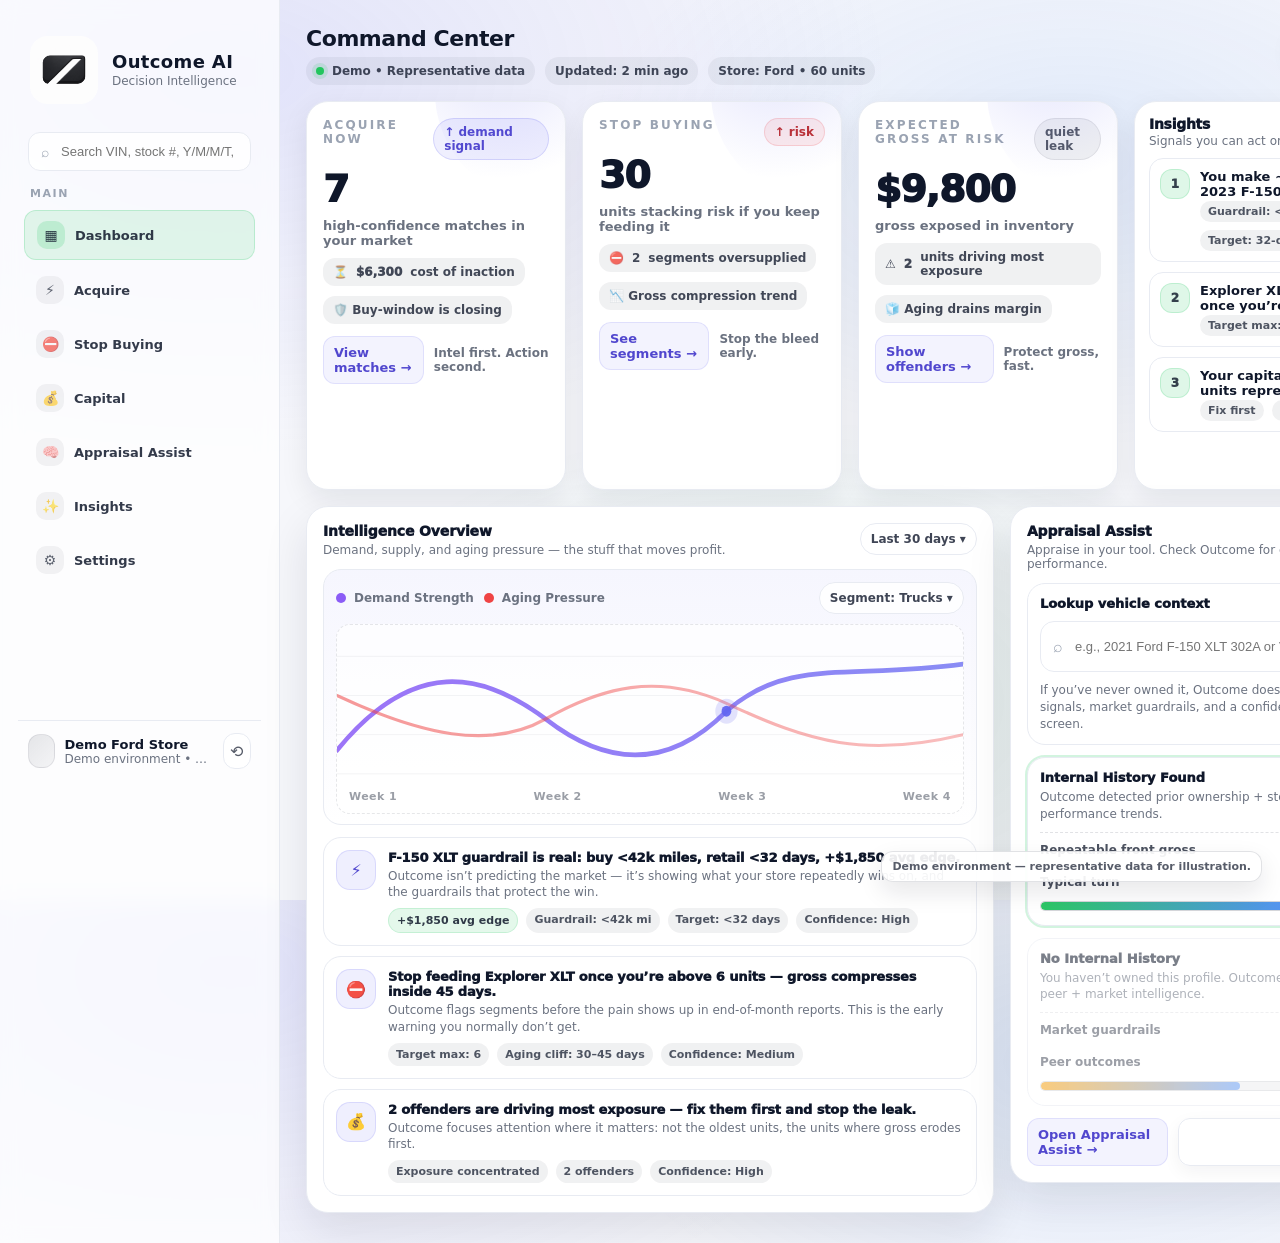
<file: index.html>
<!doctype html>
<html lang="en">
<head>
  <meta charset="utf-8" />
  <meta name="viewport" content="width=device-width,initial-scale=1" />
  <title>Outcome AI — Dashboard V2 (Static Mock)</title>
  <style>
    :root{
      --bg: #f6f7fb;
      --panel: #ffffff;
      --muted: #6b7280;
      --muted2:#9aa3b2;
      --text: #0f172a;
      --line: #e8ebf2;
      --shadow: 0 10px 28px rgba(15, 23, 42, .08);
      --shadow2: 0 18px 45px rgba(15, 23, 42, .10);
      --radius: 16px;
      --radius2: 22px;

      --green: #22c55e;
      --amber: #f59e0b;
      --red: #ef4444;
      --blue: #3b82f6;
      --indigo:#6366f1;
      --violet:#8b5cf6;

      --chip: rgba(15, 23, 42, .06);
      --chip2: rgba(99, 102, 241, .10);
    }

    *{box-sizing:border-box}
    html,body{height:100%}
    body{
      margin:0;
      font-family: ui-sans-serif, system-ui, -apple-system, Segoe UI, Roboto, Helvetica, Arial;
      color: var(--text);
      background:
        radial-gradient(1200px 700px at 18% 8%, rgba(99,102,241,.14), transparent 55%),
        radial-gradient(900px 520px at 84% 18%, rgba(59,130,246,.12), transparent 55%),
        radial-gradient(900px 520px at 62% 78%, rgba(34,197,94,.08), transparent 55%),
        var(--bg);
    }

    /* Layout */
    .app{
      display:grid;
      grid-template-columns: 280px 1fr;
      min-height:100vh;
    }

    /* Sidebar */
    .sidebar{
      padding: 22px 18px;
      border-right: 1px solid var(--line);
      background: rgba(255,255,255,.72);
      backdrop-filter: blur(10px);
    }

    .brand{
      display:flex;
      align-items:center;
      gap:14px;
      padding: 14px 12px 22px;
    }

    .brandMark{
      width:68px;
      height:68px;
      flex: 0 0 68px;
      display:flex;
      align-items:center;
      justify-content:center;
      border-radius:18px;
      background: transparent;
      overflow:hidden;
    }

    .brandMark img{
      height:68px;
      width:auto;
      display:block;
    }
    
    .brandTitle{
      font-weight:800;
      letter-spacing:.02em;
      font-size: 18px;
      line-height:1.1;
    }
    .brandSub{
      font-size:12px;
      color: var(--muted);
      margin-top:2px;
    }

    .search{
      margin: 6px 10px 14px;
      display:flex;
      gap:10px;
      align-items:center;
      padding: 10px 12px;
      border: 1px solid var(--line);
      border-radius: 12px;
      background: rgba(255,255,255,.85);
    }
    .search input{
      width:100%;
      border:0; outline:0;
      background: transparent;
      font-size: 13px;
      color: var(--text);
    }
    .search .icon{
      color: var(--muted2);
      font-size: 14px;
    }

    .menuLabel{
      margin: 16px 12px 10px;
      font-size: 11px;
      color: var(--muted2);
      letter-spacing: .14em;
      text-transform: uppercase;
      font-weight: 800;
    }

    .nav{
      display:grid;
      gap: 6px;
      padding: 0 6px;
    }
    .nav a{
      text-decoration:none;
      color: rgba(15,23,42,.85);
      display:flex;
      align-items:center;
      gap:10px;
      padding: 10px 12px;
      border-radius: 12px;
      font-size: 13px;
      font-weight: 650;
    }
    .nav a .nIco{
      width:28px;height:28px;border-radius:10px;
      display:grid;place-items:center;
      background: rgba(15,23,42,.05);
      color: rgba(15,23,42,.65);
      font-size: 14px;
    }
    .nav a.active{
      background: rgba(34,197,94,.12);
      border: 1px solid rgba(34,197,94,.20);
    }
    .nav a.active .nIco{
      background: rgba(34,197,94,.18);
      color: rgba(15,23,42,.85);
    }
    .nav a:hover{
      background: rgba(15,23,42,.04);
    }

    .sidebarFooter{
      position: sticky;
      top: calc(100vh - 180px);
      margin-top: 24px;
      padding: 12px 10px;
      border-top: 1px solid var(--line);
      display:flex;
      align-items:center;
      justify-content:space-between;
      gap:12px;
    }
    .user{
      display:flex; align-items:center; gap:10px;
      min-width:0;
    }
    .avatar{
      width:34px;height:34px;border-radius:12px;
      background: linear-gradient(135deg, rgba(15,23,42,.10), rgba(15,23,42,.04));
      border: 1px solid rgba(15,23,42,.08);
    }
    .userMeta{min-width:0}
    .userName{font-weight:800;font-size:13px;white-space:nowrap;overflow:hidden;text-overflow:ellipsis}
    .userRole{font-size:12px;color:var(--muted);white-space:nowrap;overflow:hidden;text-overflow:ellipsis}
    .settingsBtn{
      width:36px;height:36px;border-radius:12px;
      display:grid;place-items:center;
      border:1px solid var(--line);
      background: rgba(255,255,255,.9);
      color: rgba(15,23,42,.70);
    }

    /* Main */
    .main{
      padding: 26px 26px 30px;
    }

    .topbar{
      display:flex;
      align-items:flex-start;
      justify-content:space-between;
      gap: 18px;
      margin-bottom: 16px;
    }
    .titleBlock .h1{
      font-size: 22px;
      font-weight: 900;
      letter-spacing: -0.02em;
    }
    .titleBlock .meta{
      margin-top: 6px;
      color: var(--muted);
      font-size: 13px;
      display:flex;
      gap:10px;
      align-items:center;
      flex-wrap:wrap;
    }
    .pill{
      display:inline-flex;
      align-items:center;
      gap:8px;
      padding: 7px 10px;
      border-radius: 999px;
      background: rgba(15,23,42,.05);
      color: rgba(15,23,42,.78);
      font-size: 12px;
      font-weight: 750;
    }
    .pill .dot{
      width:8px;height:8px;border-radius:99px;
      background: var(--green);
      box-shadow: 0 0 0 4px rgba(34,197,94,.15);
    }

    .actions{
      display:flex;
      align-items:center;
      gap:10px;
    }
    .btn{
      border: 1px solid var(--line);
      background: rgba(255,255,255,.85);
      padding: 10px 12px;
      border-radius: 12px;
      font-weight: 800;
      font-size: 13px;
      color: rgba(15,23,42,.85);
      display:inline-flex;
      align-items:center;
      gap:10px;
      box-shadow: 0 6px 18px rgba(15,23,42,.05);
      cursor: pointer;
    }
    .btn.primary{
      background: linear-gradient(135deg, rgba(34,197,94,.98), rgba(34,197,94,.82));
      color: #ffffff;
      border: 1px solid rgba(34,197,94,.35);
      box-shadow: 0 14px 32px rgba(34,197,94,.18);
    }

    /* KPI Cards row */
    .kpis{
      display:grid;
      grid-template-columns: repeat(3, minmax(260px, 1fr)) 360px;
      gap: 16px;
      margin: 14px 0 16px;
      align-items: stretch;
    }

    .card{
      background: var(--panel);
      border: 1px solid var(--line);
      border-radius: var(--radius2);
      box-shadow: var(--shadow);
      padding: 16px 16px 14px;
      position:relative;
      overflow:hidden;
    }
    .card:before{
      content:"";
      position:absolute;
      inset:-120px -90px auto auto;
      width:220px;height:220px;
      border-radius:999px;
      background: radial-gradient(circle at 30% 30%, rgba(99,102,241,.18), transparent 60%);
      pointer-events:none;
    }
    .cardHead{
      display:flex;
      justify-content:space-between;
      align-items:flex-start;
      gap:10px;
    }
    .cardTitle{
      font-size: 12px;
      letter-spacing: .18em;
      text-transform: uppercase;
      color: var(--muted2);
      font-weight: 900;
    }
    .badge{
      display:inline-flex;
      align-items:center;
      gap:8px;
      padding: 6px 10px;
      border-radius: 999px;
      font-size: 12px;
      font-weight: 850;
      background: rgba(99,102,241,.10);
      color: rgba(67,56,202,.92);
      border: 1px solid rgba(99,102,241,.20);
    }
    .badge.negative{
      background: rgba(239,68,68,.10);
      border-color: rgba(239,68,68,.18);
      color: rgba(185,28,28,.92);
    }
    .badge.neutral{
      background: rgba(15,23,42,.06);
      border-color: rgba(15,23,42,.08);
      color: rgba(15,23,42,.70);
    }

    .cardValue{
      margin-top: 10px;
      display:flex;
      align-items:baseline;
      gap:10px;
      flex-wrap:wrap;
    }
    .bigNum{
      font-size: 38px;
      font-weight: 950;
      letter-spacing: -0.03em;
      line-height:1;
    }
    .subNum{
      color: var(--muted);
      font-size: 13px;
      font-weight: 700;
    }

    .cardLine{
      margin-top: 10px;
      font-size: 13px;
      color: rgba(15,23,42,.72);
      display:flex;
      gap:10px;
      align-items:center;
      flex-wrap:wrap;
    }
    .chip{
      display:inline-flex;
      align-items:center;
      gap:8px;
      padding: 7px 10px;
      border-radius: 12px;
      background: var(--chip);
      font-size: 12px;
      font-weight: 850;
      color: rgba(15,23,42,.78);
    }
    .chip strong{font-weight:950}
    .cta{
      margin-top: 12px;
      display:flex;
      align-items:center;
      justify-content:space-between;
      gap: 10px;
    }
    .link{
      font-weight: 900;
      font-size: 13px;
      color: rgba(67,56,202,.92);
      display:inline-flex;
      align-items:center;
      gap:8px;
      text-decoration:none;
      padding: 8px 10px;
      border-radius: 12px;
      background: rgba(99,102,241,.08);
      border: 1px solid rgba(99,102,241,.14);
    }
    .hint{
      font-size: 12px;
      color: var(--muted);
      font-weight: 650;
    }

    /* Right sidebar card (Insights preview) */
    .insightsCard{
      padding: 14px 14px 12px;
    }
    .insightsHeader{
      display:flex;
      align-items:flex-start;
      justify-content:space-between;
      gap:10px;
      margin-bottom: 10px;
    }
    .insightsHeader .h{
      font-weight: 950;
      letter-spacing: -0.02em;
      font-size: 14px;
    }
    .insightsHeader .s{
      color: var(--muted);
      font-size: 12px;
      margin-top: 2px;
    }

    .insightList{
      display:grid;
      gap: 10px;
      margin-top: 10px;
    }
    .insightItem{
      border: 1px solid var(--line);
      border-radius: 14px;
      padding: 10px 10px;
      background: rgba(255,255,255,.85);
      display:flex;
      gap:10px;
      align-items:flex-start;
    }
    .rank{
      width:30px;height:30px;border-radius:12px;
      display:grid;place-items:center;
      font-weight: 950;
      font-size: 12px;
      background: rgba(34,197,94,.14);
      border: 1px solid rgba(34,197,94,.18);
      color: rgba(15,23,42,.82);
      flex: 0 0 auto;
    }
    .insText{min-width:0}
    .insTitle{
      font-weight: 900;
      font-size: 13px;
      display: -webkit-box;
      -webkit-line-clamp: 2;
      -webkit-box-orient: vertical;
      overflow: hidden;
      text-overflow: ellipsis;
      white-space: normal;
      max-width: 100%;
    }
    .insSub{
      margin-top: 2px;
      font-size: 12px;
      color: var(--muted);
      display:flex;
      gap:8px;
      flex-wrap:wrap;
    }
    .tag{
      padding: 4px 8px;
      border-radius: 999px;
      background: rgba(15,23,42,.06);
      font-weight: 800;
      font-size: 11px;
      color: rgba(15,23,42,.72);
    }

    /* Main grid under KPIs */
    .grid{
      display:grid;
      grid-template-columns: 1.35fr .95fr;
      gap: 16px;
      align-items:start;
      margin-top: 10px;
    }

    .panel{
      background: var(--panel);
      border: 1px solid var(--line);
      border-radius: var(--radius2);
      box-shadow: var(--shadow2);
      padding: 16px;
      overflow:hidden;
      position:relative;
    }
    .panelHead{
      display:flex;
      align-items:flex-start;
      justify-content:space-between;
      gap: 12px;
      margin-bottom: 12px;
    }
    .panelTitle{
      font-size: 14px;
      font-weight: 950;
      letter-spacing: -0.01em;
    }
    .panelSub{
      margin-top: 4px;
      font-size: 12px;
      color: var(--muted);
    }

    /* “Younger gen UI” chart placeholder */
    .chart{
      border: 1px solid var(--line);
      background: linear-gradient(180deg, rgba(99,102,241,.06), rgba(255,255,255,.75));
      border-radius: 18px;
      padding: 12px 12px 10px;
      position:relative;
      overflow:hidden;
    }
    .chartTop{
      display:flex;
      justify-content:space-between;
      align-items:center;
      gap: 10px;
      margin-bottom: 10px;
    }
    .range{
      display:inline-flex;
      gap:8px;
      align-items:center;
      padding: 8px 10px;
      border-radius: 999px;
      border: 1px solid var(--line);
      background: rgba(255,255,255,.9);
      color: rgba(15,23,42,.80);
      font-size: 12px;
      font-weight: 850;
      white-space:nowrap;
    }
    .legend{
      display:flex;
      gap:10px;
      flex-wrap:wrap;
      color: var(--muted);
      font-size: 12px;
      font-weight: 800;
      align-items:center;
    }
    .lg{
      display:inline-flex;
      align-items:center;
      gap:8px;
    }
    .sw{width:10px;height:10px;border-radius:99px}
    .sw.a{background: var(--violet)}
    .sw.b{background: var(--red)}
    .svgWrap{
      width:100%;
      height: 190px;
      border-radius: 14px;
      background: rgba(255,255,255,.68);
      border: 1px dashed rgba(15,23,42,.10);
      display:grid;
      place-items:center;
      position:relative;
      overflow:hidden;
    }
    .svgWrap svg{width:100%;height:100%}
    .axisLabel{
      position:absolute;
      bottom:10px;
      left:12px;
      right:12px;
      display:flex;
      justify-content:space-between;
      color: rgba(15,23,42,.42);
      font-size: 11px;
      font-weight: 800;
      letter-spacing:.04em;
    }

    /* Insights feed (center) */
    .feed{
      margin-top: 12px;
      display:grid;
      gap: 10px;
    }
    .feedItem{
      border: 1px solid var(--line);
      border-radius: 18px;
      padding: 12px 12px;
      display:flex;
      gap: 12px;
      align-items:flex-start;
      background: rgba(255,255,255,.92);
    }
    .feedIcon{
      width:40px;height:40px;border-radius: 14px;
      display:grid;place-items:center;
      font-size: 16px;
      background: rgba(99,102,241,.10);
      border: 1px solid rgba(99,102,241,.16);
      color: rgba(67,56,202,.92);
      flex: 0 0 auto;
    }
    .feedMain{min-width:0}
    .feedTitle{
      font-weight: 950;
      font-size: 13px;
      letter-spacing: -0.01em;
    }
    .feedDesc{
      margin-top: 3px;
      font-size: 12px;
      color: var(--muted);
      line-height: 1.35;
    }
    .feedMeta{
      margin-top: 8px;
      display:flex;
      gap: 8px;
      flex-wrap:wrap;
    }
    .pillMini{
      padding: 5px 8px;
      border-radius: 999px;
      background: rgba(15,23,42,.06);
      font-size: 11px;
      font-weight: 900;
      color: rgba(15,23,42,.72);
    }
    .pillMini.money{
      background: rgba(34,197,94,.12);
      border: 1px solid rgba(34,197,94,.16);
      color: rgba(15,23,42,.85);
    }
    .pillMini.risk{
      background: rgba(245,158,11,.12);
      border: 1px solid rgba(245,158,11,.18);
      color: rgba(15,23,42,.85);
    }

    /* Appraisal Assist panel (right) */
    .aaBox{
      display:grid;
      gap: 12px;
    }
    .aaHero{
      border: 1px solid var(--line);
      border-radius: 18px;
      padding: 12px;
      background: rgba(255,255,255,.92);
    }
    .aaTitle{
      display:flex;
      align-items:center;
      justify-content:space-between;
      gap:10px;
    }
    .aaTitle .t{
      font-weight: 950;
      font-size: 13px;
    }
    .aaTitle .c{
      font-size: 12px;
      color: var(--muted);
      font-weight: 800;
    }
    .aaSearch{
      margin-top: 10px;
      display:flex;
      gap: 10px;
      align-items:center;
      padding: 10px 12px;
      border: 1px solid var(--line);
      border-radius: 14px;
      background: rgba(255,255,255,.95);
    }
    .aaSearch input{
      width:100%;
      border:0;
      outline:0;
      background:transparent;
      font-size: 13px;
    }
    .aaHint{
      margin-top: 10px;
      font-size: 12px;
      color: var(--muted);
      line-height: 1.4;
    }

    .state{
      border: 1px solid var(--line);
      border-radius: 18px;
      padding: 12px;
      background: rgba(255,255,255,.92);
    }
    .stateHead{
      display:flex;
      justify-content:space-between;
      align-items:flex-start;
      gap:10px;
    }
    .stateName{
      font-weight: 950;
      font-size: 13px;
    }
    .stateSub{
      margin-top: 4px;
      color: var(--muted);
      font-size: 12px;
      line-height: 1.35;
    }

    .kvRow{
      margin-top: 10px;
      display:flex;
      justify-content:space-between;
      gap:10px;
      padding-top: 10px;
      border-top: 1px dashed rgba(15,23,42,.12);
      font-size: 12px;
      color: rgba(15,23,42,.75);
      font-weight: 800;
    }

    .confidence{
      display:flex;
      align-items:center;
      gap:10px;
      margin-top: 10px;
    }
    .meter{
      flex:1;
      height: 10px;
      border-radius: 999px;
      background: rgba(15,23,42,.08);
      overflow:hidden;
      border: 1px solid rgba(15,23,42,.10);
    }
    .bar{
      height:100%;
      width: 72%;
      background: linear-gradient(90deg, rgba(34,197,94,.95), rgba(59,130,246,.85));
      border-radius: 999px;
    }
    .confText{
      font-size: 12px;
      font-weight: 950;
      color: rgba(15,23,42,.80);
      width: 44px;
      text-align:right;
    }

    /* Responsive */
    @media (max-width: 1200px){
      .kpis{grid-template-columns: repeat(2, minmax(260px,1fr));}
      .grid{grid-template-columns: 1fr;}
    }
    @media (max-width: 860px){
      .app{grid-template-columns: 1fr;}
      .sidebar{display:none;}
      .main{padding: 18px;}
      .kpis{grid-template-columns: 1fr;}
    }
  
    .decodedRow{
      margin-top: 10px;
      display:flex;
      flex-wrap:wrap;
      gap:8px;
      align-items:center;
    }
    .decodedChip{
      display:inline-flex;
      align-items:center;
      gap:8px;
      padding: 7px 10px;
      border-radius: 999px;
      background: rgba(15,23,42,.05);
      border: 1px solid rgba(15,23,42,.08);
      font-size: 12px;
      font-weight: 900;
      color: rgba(15,23,42,.78);
      max-width: 100%;
    }
    .decodedChip .k{
      font-size: 10px;
      letter-spacing: .18em;
      text-transform: uppercase;
      font-weight: 950;
      color: rgba(15,23,42,.42);
    }
    .decodedChip .v{
      font-weight: 950;
      color: rgba(15,23,42,.85);
      white-space: nowrap;
      overflow:hidden;
      text-overflow: ellipsis;
      max-width: 220px;
    }
    .decodedChip.vin .v{max-width: 300px;}
    .decodedHint{
      font-size: 11px;
      font-weight: 850;
      color: rgba(15,23,42,.55);
      margin-left: 2px;
    }

    /* Appraisal Assist mode micro-upgrade */
    .aaModeContext .state.internalCard{
      opacity: .35;
      filter: grayscale(.25);
      transform: translateY(1px);
    }
    .aaModeContext .state.contextCard{
      border-color: rgba(99,102,241,.30);
      box-shadow: 0 18px 45px rgba(99,102,241,.14);
      position: relative;
    }
    .aaModeContext .state.contextCard:before{
      content:"";
      position:absolute;
      inset:-120px -90px auto auto;
      width:220px;height:220px;
      border-radius:999px;
      background: radial-gradient(circle at 30% 30%, rgba(99,102,241,.22), transparent 60%);
      pointer-events:none;
    }
    .aaModePerformance .state.contextCard{
      opacity:.65;
    }

    /* Tiny toast (demo confirmation) */
    .oaToast{
      position: fixed;
      right: 18px;
      bottom: 18px;
      z-index: 9999;
      padding: 10px 12px;
      border-radius: 14px;
      background: rgba(15,23,42,.92);
      color: rgba(255,255,255,.95);
      border: 1px solid rgba(255,255,255,.10);
      box-shadow: 0 18px 45px rgba(15,23,42,.22);
      font-size: 12px;
      font-weight: 900;
      letter-spacing: .02em;
      display:none;
      transform: translateY(8px);
      opacity: 0;
      transition: opacity .18s ease, transform .18s ease;
      max-width: min(320px, calc(100vw - 36px));
      pointer-events: none;
    }
    .oaToast.show{
      display:block;
      opacity: 1;
      transform: translateY(0px);
    }
    .oaToast .muted{
      color: rgba(255,255,255,.72);
      font-weight: 800;
      margin-left: 6px;
    }

    /* Demo disclaimer */
    .demoDisclaimer{
      position: fixed;
      right: 18px;
      bottom: 18px;
      z-index: 9998;
      background: rgba(255,255,255,.92);
      border: 1px solid rgba(15,23,42,.12);
      border-radius: 12px;
      padding: 8px 10px;
      font-size: 11px;
      font-weight: 800;
      color: rgba(15,23,42,.70);
      box-shadow: 0 10px 24px rgba(15,23,42,.10);
      pointer-events: none;
    }
    @media (max-width: 860px){
      .demoDisclaimer{ right: 12px; bottom: 12px; }
    }

  </style>
</head>
<body>
  <div class="app">

    <!-- Sidebar -->
    <aside class="sidebar">
      <div class="brand">
        <div class="brandMark"><img src="assets/img/outcome-ai-logo.png" alt="Outcome AI logo"></div>
        <div>
          <div class="brandTitle">Outcome AI</div>
          <div class="brandSub">Decision Intelligence</div>
        </div>
      </div>

      <div class="search">
        <span class="icon">⌕</span>
        <input placeholder="Search VIN, stock #, Y/M/M/T, insight…" />
      </div>

      <div class="menuLabel">Main</div>
      <nav class="nav">
        <a class="active" href="#" data-action="nav-dashboard"><span class="nIco">▦</span>Dashboard</a>
        <a href="#" data-action="open-acquire"><span class="nIco">⚡</span>Acquire</a>
        <a href="#" data-action="open-stop"><span class="nIco">⛔</span>Stop Buying</a>
        <a href="#" data-action="open-capital"><span class="nIco">💰</span>Capital</a>
        <a href="#" data-action="open-appraisal"><span class="nIco">🧠</span>Appraisal Assist</a>
        <a href="#" data-action="open-insights"><span class="nIco">✨</span>Insights</a>
        <a href="#"><span class="nIco">⚙</span>Settings</a>
      </nav>

      <div class="sidebarFooter">
        <div class="user">
          <div class="avatar"></div>
          <div class="userMeta">
            <div class="userName">Demo Ford Store</div>
            <div class="userRole">Demo environment • Read-only</div>
          </div>
        </div>
        <div class="settingsBtn" title="Refresh (mock)">⟲</div>
      </div>
    </aside>

    <!-- Main -->
    <main class="main">
      <div class="topbar">
        <div class="titleBlock">
          <div class="h1">Command Center</div>
          <div class="meta">
            <span class="pill"><span class="dot"></span> Demo • Representative data</span>
            <span class="pill"><span id="meta-updated">Updated: 2 min ago</span></span>
            <span class="pill"><span id="meta-store">Store: Ford • 60 units</span></span>
          </div>
        </div>
        <div class="actions">
          <button class="btn" type="button">⬆︎ Import</button>
          <button class="btn primary" type="button">＋ New Insight</button>
        </div>
      </div>

      <!-- KPI Cards -->
      <section class="kpis">

        <div class="card">
          <div class="cardHead">
            <div class="cardTitle">Acquire Now</div>
            <div class="badge">↑ demand signal</div>
          </div>
          <div class="cardValue">
            <div class="bigNum"><span id="kpi-acquire-count">7</span></div>
            <div class="subNum">high-confidence matches in your market</div>
          </div>
          <div class="cardLine">
            <span class="chip">⏳ <strong>$6,300</strong> cost of inaction</span>
            <span class="chip">🛡️ Buy-window is closing</span>
          </div>
          <div class="cta">
            <a class="link" href="#" data-action="open-acquire">View matches →</a>
            <span class="hint">Intel first. Action second.</span>
          </div>
        </div>

        <div class="card">
          <div class="cardHead">
            <div class="cardTitle">Stop Buying</div>
            <div class="badge negative">↑ risk</div>
          </div>
          <div class="cardValue">
            <div class="bigNum"><span id="kpi-stop-count">30</span></div>
            <div class="subNum">units stacking risk if you keep feeding it</div>
          </div>
          <div class="cardLine">
            <span class="chip">⛔ <span id="kpi-stop-segments">2</span> segments oversupplied</span>
            <span class="chip">📉 Gross compression trend</span>
          </div>
          <div class="cta">
            <a class="link" href="#" data-action="open-stop">See segments →</a>
            <span class="hint">Stop the bleed early.</span>
          </div>
        </div>

        <div class="card">
          <div class="cardHead">
            <div class="cardTitle">Expected Gross at Risk</div>
            <div class="badge neutral">quiet leak</div>
          </div>
          <div class="cardValue">
            <div class="bigNum"><span id="kpi-capital-amount">$53,771</span></div>
            <div class="subNum">gross exposed in inventory</div>
          </div>
          <div class="cardLine">
            <span class="chip">⚠️ <strong><span id="kpi-capital-offenders">2</span></strong> units driving most exposure</span>
            <span class="chip">🧊 Aging drains margin</span>
          </div>
          <div class="cta">
            <a class="link" href="#" data-action="open-capital">Show offenders →</a>
            <span class="hint">Protect gross, fast.</span>
          </div>
        </div>

        <!-- Insights Preview card (right column) -->
        <div class="card insightsCard">
          <div class="insightsHeader">
            <div>
              <div class="h">Insights</div>
              <div class="s">Signals you can act on this week</div>
            </div>
            <div class="badge neutral">Top 10</div>
          </div>

          <div class="insightList">
            <div class="insightItem">
              <div class="rank">1</div>
              <div class="insText">
                <div class="insTitle">F-150 XLT 302A: peak demand window</div>
                <div class="insSub">
                  <span class="tag">+$2,900 avg edge</span>
                  <span class="tag">Turn: ~21 days</span>
                </div>
              </div>
            </div>

            <div class="insightItem">
              <div class="rank">2</div>
              <div class="insText">
                <div class="insTitle">Explorer XLT: oversupply building</div>
                <div class="insSub">
                  <span class="tag">Stop buying</span>
                  <span class="tag">Gross compression</span>
                </div>
              </div>
            </div>

            <div class="insightItem">
              <div class="rank">3</div>
              <div class="insText">
                <div class="insTitle">Capital risk concentrated in 2 units</div>
                <div class="insSub">
                  <span class="tag">$18k exposure</span>
                  <span class="tag">Aging cliff</span>
                </div>
              </div>
            </div>
          </div>

          <div style="margin-top:12px; display:flex; justify-content:flex-end;">
            <a class="link" href="#" style="padding:8px 10px;" data-action="open-insights">Open insights →</a>
          </div>
        </div>

      </section>

      <!-- Main content grid -->
      <section class="grid">

        <!-- Left: Intelligence (chart + feed) -->
        <div class="panel">
          <div class="panelHead">
            <div>
              <div class="panelTitle">Intelligence Overview</div>
              <div class="panelSub">Demand, supply, and aging pressure — the stuff that moves profit.</div>
            </div>
            <div class="range">Last 30 days ▾</div>
          </div>

          <div class="chart">
            <div class="chartTop">
              <div class="legend">
                <span class="lg"><span class="sw a"></span> Demand Strength</span>
                <span class="lg"><span class="sw b"></span> Aging Pressure</span>
              </div>
              <div class="range">Segment: Trucks ▾</div>
            </div>

            <div class="svgWrap">
              <!-- Static decorative chart (no JS) -->
              <svg viewBox="0 0 900 240" preserveAspectRatio="none" aria-label="Chart mock">
                <defs>
                  <linearGradient id="g1" x1="0" x2="1">
                    <stop offset="0" stop-color="rgba(139,92,246,.85)"/>
                    <stop offset="1" stop-color="rgba(99,102,241,.75)"/>
                  </linearGradient>
                  <linearGradient id="g2" x1="0" x2="1">
                    <stop offset="0" stop-color="rgba(239,68,68,.55)"/>
                    <stop offset="1" stop-color="rgba(239,68,68,.35)"/>
                  </linearGradient>
                </defs>

                <!-- grid lines -->
                <g opacity=".22" stroke="rgba(15,23,42,.30)" stroke-width="1">
                  <line x1="0" y1="40" x2="900" y2="40"/>
                  <line x1="0" y1="90" x2="900" y2="90"/>
                  <line x1="0" y1="140" x2="900" y2="140"/>
                  <line x1="0" y1="190" x2="900" y2="190"/>
                </g>

                <!-- demand -->
                <path d="M0,160 C110,40 210,60 300,120 C380,175 470,190 560,110 C650,40 740,70 900,50"
                      fill="none" stroke="url(#g1)" stroke-width="6" stroke-linecap="round"/>
                <!-- aging -->
                <path d="M0,90 C120,140 220,160 300,120 C380,80 460,60 560,100 C680,150 760,170 900,140"
                      fill="none" stroke="url(#g2)" stroke-width="4" stroke-linecap="round"/>

                <!-- focus point -->
                <circle cx="560" cy="110" r="7" fill="rgba(99,102,241,.95)"/>
                <circle cx="560" cy="110" r="16" fill="rgba(99,102,241,.18)"/>
              </svg>

              <div class="axisLabel">
                <span>Week 1</span><span>Week 2</span><span>Week 3</span><span>Week 4</span>
              </div>
            </div>
          </div>

          <div class="feed">
            <div class="feedItem">
              <div class="feedIcon">⚡</div>
              <div class="feedMain">
                <div class="feedTitle">Acquire signal: F-150 XLT 302A exits faster than peer average.</div>
                <div class="feedDesc">Outcome found repeatable front gross when bought under your guardrails — this is an “Acquire Now” profile.</div>
                <div class="feedMeta">
                  <span class="pillMini money">+$2,900 avg edge</span>
                  <span class="pillMini">Turn &lt; ~21 days</span>
                  <span class="pillMini">Confidence: High</span>
                </div>
              </div>
            </div>

            <div class="feedItem">
              <div class="feedIcon">⛔</div>
              <div class="feedMain">
                <div class="feedTitle">Stop signal: oversupply is building in 2 segments.</div>
                <div class="feedDesc">Outcome detects patterns that historically compress gross once inventory crosses the 30–45 day zone.</div>
                <div class="feedMeta">
                  <span class="pillMini risk">Risk rising</span>
                  <span class="pillMini">Aging cliff: 30–45 days</span>
                  <span class="pillMini">Confidence: Medium</span>
                </div>
              </div>
            </div>

            <div class="feedItem">
              <div class="feedIcon">💰</div>
              <div class="feedMain">
                <div class="feedTitle">Capital risk: 2 units are driving most of your exposure.</div>
                <div class="feedDesc">Outcome flags the offenders where gross erodes fastest as days-in-stock climbs — fix these first.</div>
                <div class="feedMeta">
                  <span class="pillMini money">$53,771 exposed</span>
                  <span class="pillMini">2 offenders</span>
                  <span class="pillMini">Confidence: High</span>
                </div>
              </div>
            </div>
          </div>
        </div>

        <!-- Right: Appraisal Assist (context engine) -->
        <div class="panel">
          <div class="panelHead">
            <div>
              <div class="panelTitle">Appraisal Assist</div>
              <div class="panelSub">Appraise in your tool. Check Outcome for context + performance.</div>
            </div>
            <div class="range">Recon Reality ▾</div>
          </div>

          <div id="aaPanel" class="aaBox aaModePerformance">
            <div class="aaHero">
              <div class="aaTitle">
                <div class="t">Lookup vehicle context</div>
                <div class="c">VIN / Y-M-M-T</div>
              </div>
              <div class="aaSearch">
                <span style="color:var(--muted2)">⌕</span>
                <input id="aaInput" placeholder="e.g., 2021 Ford F-150 XLT 302A or VIN…" />
                <button class="pill" style="padding:6px 10px; border:0; cursor:pointer;" data-action="aa-analyze">Analyze</button>
                <button class="btn" style="padding:6px 10px; box-shadow:none;" data-action="aa-clear">Clear</button>
              </div>
              <div id="aaDecoded" class="decodedRow" style="display:none;"></div>
              <div class="aaHint">
                If you’ve never owned it, Outcome does <strong>Context Mode</strong>:
                peer-based signals, market guardrails, and a confidence score — <strong>not</strong> a blank screen.
              </div>
            </div>

            <!-- State: Has Internal Data -->
            <div class="state internalCard">
              <div class="stateHead">
                <div>
                  <div class="stateName">Internal History Found</div>
                  <div class="stateSub">Outcome detected prior ownership + store-specific performance trends.</div>
                </div>
                <div class="badge">High confidence</div>
              </div>

              <div class="kvRow">
                <span>Repeatable front gross</span>
                <span><strong>+$2,900</strong> avg</span>
              </div>
              <div class="kvRow" style="border-top:0;padding-top:8px;">
                <span>Typical turn</span>
                <span><strong>~21 days</strong></span>
              </div>
              <div class="confidence">
                <div class="meter"><div class="bar" style="width:72%"></div></div>
                <div class="confText">72%</div>
              </div>
            </div>

            <!-- State: Zero Internal Data -->
            <div class="state contextCard">
              <div class="stateHead">
                <div>
                  <div class="stateName">No Internal History</div>
                  <div class="stateSub">You haven’t owned this profile. Outcome switches to peer + market intelligence.</div>
                </div>
                <div class="badge neutral">Context mode</div>
              </div>

              <div class="kvRow">
                <span>Market guardrails</span>
                <span><strong>Max Buy</strong> + Turn</span>
              </div>
              <div class="kvRow" style="border-top:0;padding-top:8px;">
                <span>Peer outcomes</span>
                <span><strong>Comparable dealers</strong></span>
              </div>
              <div class="confidence">
                <div class="meter">
                  <div class="bar" style="width:54%; background: linear-gradient(90deg, rgba(245,158,11,.95), rgba(59,130,246,.75));"></div>
                </div>
                <div class="confText">54%</div>
              </div>
            </div>

            <div style="display:flex; gap:10px;">
              <a class="link" href="#" style="flex:1; justify-content:center;" data-action="open-appraisal">Open Appraisal Assist →</a>
              <button class="btn" type="button" style="flex:1; justify-content:center;"><button class="btn" data-action="open-guardrails" style="flex:1; justify-content:center;">View guardrails</button>
            </div>
          </div>
        </div>

      </section>
    </main>
  </div>

  <!-- Outcome V1 Demo Modal -->
  <div id="oa-modal" style="display:none; position:fixed; inset:0; z-index:9999;">
    <div id="oa-modal-backdrop" style="position:absolute; inset:0; background:rgba(15,23,42,.45); backdrop-filter: blur(4px);"></div>
    <div style="position:relative; max-width: 1320px; width: min(1320px, 96vw); margin: 6vh auto; padding: 0 16px;">
      <div style="background: var(--panel); border:1px solid var(--line); border-radius: 22px; box-shadow: 0 24px 70px rgba(15,23,42,.22); overflow:hidden;" max-height:80vh; display:flex; flex-direction:column;">
        <div style="display:flex; align-items:center; justify-content:space-between; gap:12px; padding: 14px 16px; border-bottom:1px solid var(--line);">
          <div style="min-width:0;">
            <div id="oa-modal-title" style="font-weight:950; letter-spacing:-0.02em; font-size: 15px;">Modal</div>
            <div id="oa-modal-sub" style="margin-top:2px; color: var(--muted); font-size: 12px; font-weight: 700;"></div>
          </div>
          <button id="oa-modal-close" class="btn" style="padding: 10px 12px;">Close ✕</button>
        </div>
        <div id="oa-modal-body" style="padding: 14px 16px 16px; flex:1; max-height: calc(80vh - 64px); overflow:auto;"></div>
      </div>
    </div>
  </div>

  <script src="demo-data.js"></script>
  <script src="app.js"></script>

  <div id="oaToast" class="oaToast" aria-live="polite" aria-atomic="true"></div>
  <div class="demoDisclaimer">Demo environment — representative data for illustration.</div>

</body>
</html>
</file>
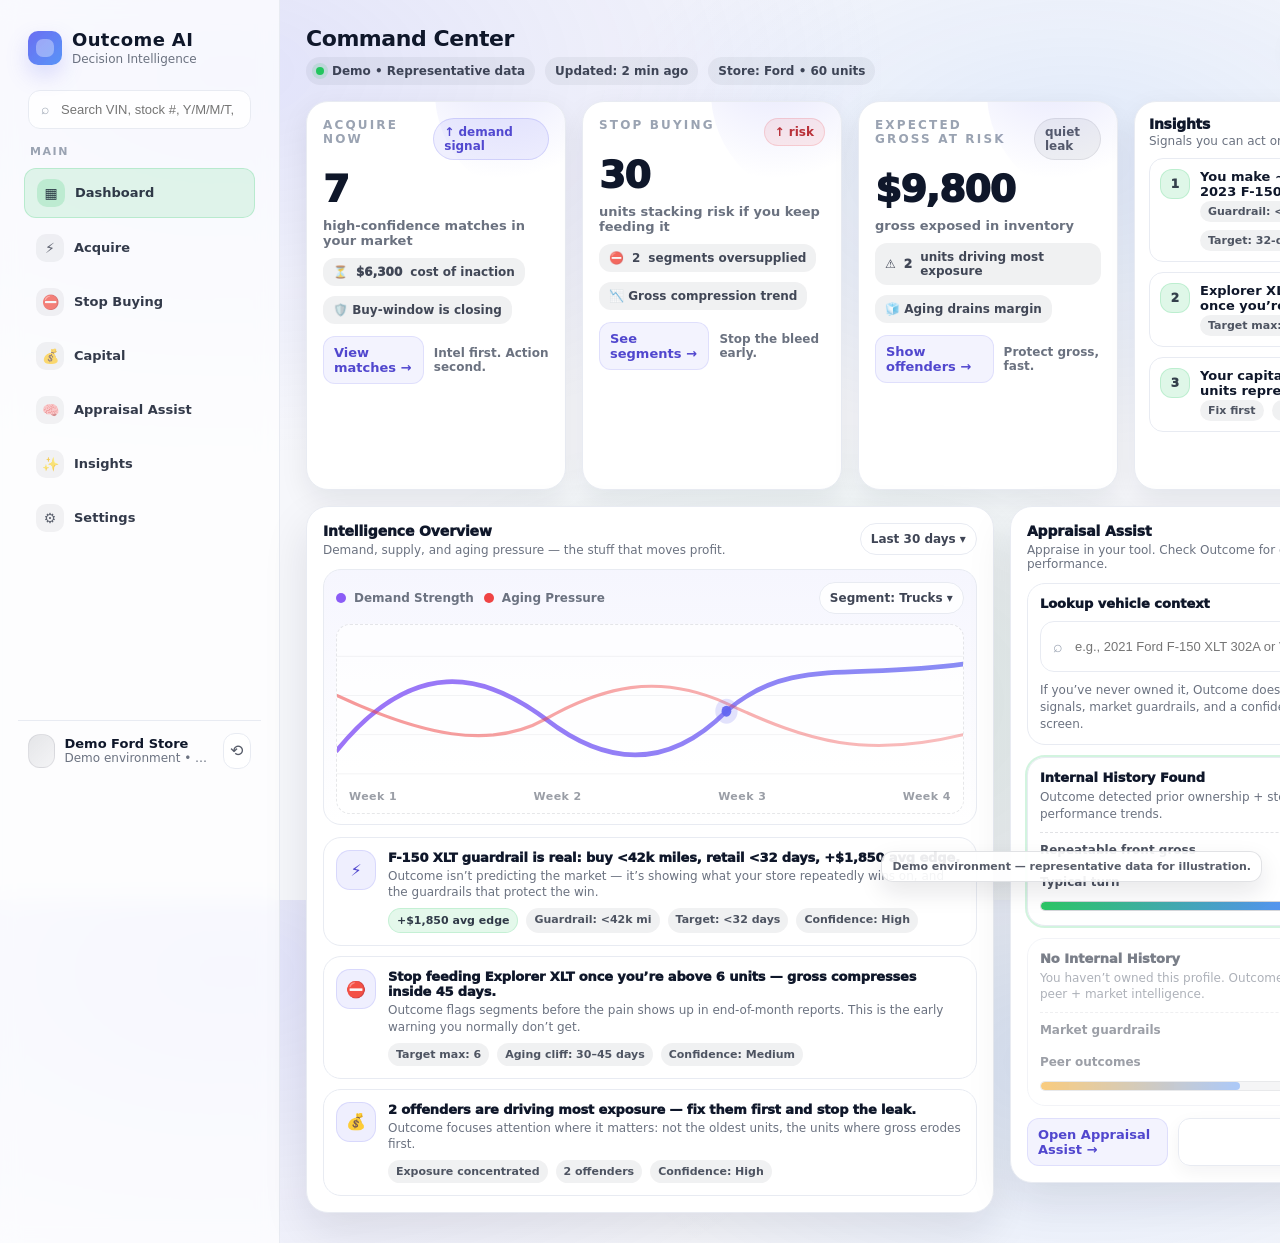
<file: dashboard-v2.html>
<!doctype html>
<html lang="en">
<head>
  <meta charset="utf-8" />
  <meta name="viewport" content="width=device-width,initial-scale=1" />
  <title>Outcome AI — Dashboard V2 (Static Mock)</title>
  <style>
    :root{
      --bg: #f6f7fb;
      --panel: #ffffff;
      --muted: #6b7280;
      --muted2:#9aa3b2;
      --text: #0f172a;
      --line: #e8ebf2;
      --shadow: 0 10px 28px rgba(15, 23, 42, .08);
      --shadow2: 0 18px 45px rgba(15, 23, 42, .10);
      --radius: 16px;
      --radius2: 22px;

      --green: #22c55e;
      --amber: #f59e0b;
      --red: #ef4444;
      --blue: #3b82f6;
      --indigo:#6366f1;
      --violet:#8b5cf6;

      --chip: rgba(15, 23, 42, .06);
      --chip2: rgba(99, 102, 241, .10);
    }

    *{box-sizing:border-box}
    html,body{height:100%}
    body{
      margin:0;
      font-family: ui-sans-serif, system-ui, -apple-system, Segoe UI, Roboto, Helvetica, Arial;
      color: var(--text);
      background:
        radial-gradient(1200px 700px at 18% 8%, rgba(99,102,241,.14), transparent 55%),
        radial-gradient(900px 520px at 84% 18%, rgba(59,130,246,.12), transparent 55%),
        radial-gradient(900px 520px at 62% 78%, rgba(34,197,94,.08), transparent 55%),
        var(--bg);
    }

    /* Layout */
    .app{
      display:grid;
      grid-template-columns: 280px 1fr;
      min-height:100vh;
    }

    /* Sidebar */
    .sidebar{
      padding: 22px 18px;
      border-right: 1px solid var(--line);
      background: rgba(255,255,255,.72);
      backdrop-filter: blur(10px);
    }

    .brand{
      display:flex;
      align-items:center;
      gap:10px;
      padding: 8px 10px 18px;
    }
    .brandMark{
      width:34px;height:34px;border-radius:10px;
      background:
        linear-gradient(135deg, rgba(99,102,241,.95), rgba(59,130,246,.85));
      box-shadow: 0 10px 22px rgba(99,102,241,.22);
      position:relative;
    }
    .brandMark:after{
      content:"";
      position:absolute; inset:8px;
      border-radius:7px;
      background: rgba(255,255,255,.35);
      mix-blend-mode: screen;
    }
    .brandTitle{
      font-weight:800;
      letter-spacing:.02em;
      font-size: 18px;
      line-height:1.1;
    }
    .brandSub{
      font-size:12px;
      color: var(--muted);
      margin-top:2px;
    }

    .search{
      margin: 6px 10px 14px;
      display:flex;
      gap:10px;
      align-items:center;
      padding: 10px 12px;
      border: 1px solid var(--line);
      border-radius: 12px;
      background: rgba(255,255,255,.85);
    }
    .search input{
      width:100%;
      border:0; outline:0;
      background: transparent;
      font-size: 13px;
      color: var(--text);
    }
    .search .icon{
      color: var(--muted2);
      font-size: 14px;
    }

    .menuLabel{
      margin: 16px 12px 10px;
      font-size: 11px;
      color: var(--muted2);
      letter-spacing: .14em;
      text-transform: uppercase;
      font-weight: 800;
    }

    .nav{
      display:grid;
      gap: 6px;
      padding: 0 6px;
    }
    .nav a{
      text-decoration:none;
      color: rgba(15,23,42,.85);
      display:flex;
      align-items:center;
      gap:10px;
      padding: 10px 12px;
      border-radius: 12px;
      font-size: 13px;
      font-weight: 650;
    }
    .nav a .nIco{
      width:28px;height:28px;border-radius:10px;
      display:grid;place-items:center;
      background: rgba(15,23,42,.05);
      color: rgba(15,23,42,.65);
      font-size: 14px;
    }
    .nav a.active{
      background: rgba(34,197,94,.12);
      border: 1px solid rgba(34,197,94,.20);
    }
    .nav a.active .nIco{
      background: rgba(34,197,94,.18);
      color: rgba(15,23,42,.85);
    }
    .nav a:hover{
      background: rgba(15,23,42,.04);
    }

    .sidebarFooter{
      position: sticky;
      top: calc(100vh - 180px);
      margin-top: 24px;
      padding: 12px 10px;
      border-top: 1px solid var(--line);
      display:flex;
      align-items:center;
      justify-content:space-between;
      gap:12px;
    }
    .user{
      display:flex; align-items:center; gap:10px;
      min-width:0;
    }
    .avatar{
      width:34px;height:34px;border-radius:12px;
      background: linear-gradient(135deg, rgba(15,23,42,.10), rgba(15,23,42,.04));
      border: 1px solid rgba(15,23,42,.08);
    }
    .userMeta{min-width:0}
    .userName{font-weight:800;font-size:13px;white-space:nowrap;overflow:hidden;text-overflow:ellipsis}
    .userRole{font-size:12px;color:var(--muted);white-space:nowrap;overflow:hidden;text-overflow:ellipsis}
    .settingsBtn{
      width:36px;height:36px;border-radius:12px;
      display:grid;place-items:center;
      border:1px solid var(--line);
      background: rgba(255,255,255,.9);
      color: rgba(15,23,42,.70);
    }

    /* Main */
    .main{
      padding: 26px 26px 30px;
    }

    .topbar{
      display:flex;
      align-items:flex-start;
      justify-content:space-between;
      gap: 18px;
      margin-bottom: 16px;
    }
    .titleBlock .h1{
      font-size: 22px;
      font-weight: 900;
      letter-spacing: -0.02em;
    }
    .titleBlock .meta{
      margin-top: 6px;
      color: var(--muted);
      font-size: 13px;
      display:flex;
      gap:10px;
      align-items:center;
      flex-wrap:wrap;
    }
    .pill{
      display:inline-flex;
      align-items:center;
      gap:8px;
      padding: 7px 10px;
      border-radius: 999px;
      background: rgba(15,23,42,.05);
      color: rgba(15,23,42,.78);
      font-size: 12px;
      font-weight: 750;
    }
    .pill .dot{
      width:8px;height:8px;border-radius:99px;
      background: var(--green);
      box-shadow: 0 0 0 4px rgba(34,197,94,.15);
    }

    .actions{
      display:flex;
      align-items:center;
      gap:10px;
    }
    .btn{
      border: 1px solid var(--line);
      background: rgba(255,255,255,.85);
      padding: 10px 12px;
      border-radius: 12px;
      font-weight: 800;
      font-size: 13px;
      color: rgba(15,23,42,.85);
      display:inline-flex;
      align-items:center;
      gap:10px;
      box-shadow: 0 6px 18px rgba(15,23,42,.05);
      cursor: pointer;
    }
    .btn.primary{
      background: linear-gradient(135deg, rgba(34,197,94,.98), rgba(34,197,94,.82));
      color: #ffffff;
      border: 1px solid rgba(34,197,94,.35);
      box-shadow: 0 14px 32px rgba(34,197,94,.18);
    }

    /* KPI Cards row */
    .kpis{
      display:grid;
      grid-template-columns: repeat(3, minmax(260px, 1fr)) 360px;
      gap: 16px;
      margin: 14px 0 16px;
      align-items: stretch;
    }

    .card{
      background: var(--panel);
      border: 1px solid var(--line);
      border-radius: var(--radius2);
      box-shadow: var(--shadow);
      padding: 16px 16px 14px;
      position:relative;
      overflow:hidden;
    }
    .card:before{
      content:"";
      position:absolute;
      inset:-120px -90px auto auto;
      width:220px;height:220px;
      border-radius:999px;
      background: radial-gradient(circle at 30% 30%, rgba(99,102,241,.18), transparent 60%);
      pointer-events:none;
    }
    .cardHead{
      display:flex;
      justify-content:space-between;
      align-items:flex-start;
      gap:10px;
    }
    .cardTitle{
      font-size: 12px;
      letter-spacing: .18em;
      text-transform: uppercase;
      color: var(--muted2);
      font-weight: 900;
    }
    .badge{
      display:inline-flex;
      align-items:center;
      gap:8px;
      padding: 6px 10px;
      border-radius: 999px;
      font-size: 12px;
      font-weight: 850;
      background: rgba(99,102,241,.10);
      color: rgba(67,56,202,.92);
      border: 1px solid rgba(99,102,241,.20);
    }
    .badge.negative{
      background: rgba(239,68,68,.10);
      border-color: rgba(239,68,68,.18);
      color: rgba(185,28,28,.92);
    }
    .badge.neutral{
      background: rgba(15,23,42,.06);
      border-color: rgba(15,23,42,.08);
      color: rgba(15,23,42,.70);
    }

    .cardValue{
      margin-top: 10px;
      display:flex;
      align-items:baseline;
      gap:10px;
      flex-wrap:wrap;
    }
    .bigNum{
      font-size: 38px;
      font-weight: 950;
      letter-spacing: -0.03em;
      line-height:1;
    }
    .subNum{
      color: var(--muted);
      font-size: 13px;
      font-weight: 700;
    }

    .cardLine{
      margin-top: 10px;
      font-size: 13px;
      color: rgba(15,23,42,.72);
      display:flex;
      gap:10px;
      align-items:center;
      flex-wrap:wrap;
    }
    .chip{
      display:inline-flex;
      align-items:center;
      gap:8px;
      padding: 7px 10px;
      border-radius: 12px;
      background: var(--chip);
      font-size: 12px;
      font-weight: 850;
      color: rgba(15,23,42,.78);
    }
    .chip strong{font-weight:950}
    .cta{
      margin-top: 12px;
      display:flex;
      align-items:center;
      justify-content:space-between;
      gap: 10px;
    }
    .link{
      font-weight: 900;
      font-size: 13px;
      color: rgba(67,56,202,.92);
      display:inline-flex;
      align-items:center;
      gap:8px;
      text-decoration:none;
      padding: 8px 10px;
      border-radius: 12px;
      background: rgba(99,102,241,.08);
      border: 1px solid rgba(99,102,241,.14);
    }
    .hint{
      font-size: 12px;
      color: var(--muted);
      font-weight: 650;
    }

    /* Right sidebar card (Insights preview) */
    .insightsCard{
      padding: 14px 14px 12px;
    }
    .insightsHeader{
      display:flex;
      align-items:flex-start;
      justify-content:space-between;
      gap:10px;
      margin-bottom: 10px;
    }
    .insightsHeader .h{
      font-weight: 950;
      letter-spacing: -0.02em;
      font-size: 14px;
    }
    .insightsHeader .s{
      color: var(--muted);
      font-size: 12px;
      margin-top: 2px;
    }

    .insightList{
      display:grid;
      gap: 10px;
      margin-top: 10px;
    }
    .insightItem{
      border: 1px solid var(--line);
      border-radius: 14px;
      padding: 10px 10px;
      background: rgba(255,255,255,.85);
      display:flex;
      gap:10px;
      align-items:flex-start;
    }
    .rank{
      width:30px;height:30px;border-radius:12px;
      display:grid;place-items:center;
      font-weight: 950;
      font-size: 12px;
      background: rgba(34,197,94,.14);
      border: 1px solid rgba(34,197,94,.18);
      color: rgba(15,23,42,.82);
      flex: 0 0 auto;
    }
    .insText{min-width:0}
    .insTitle{
      font-weight: 900;
      font-size: 13px;
      display: -webkit-box;
      -webkit-line-clamp: 2;
      -webkit-box-orient: vertical;
      overflow: hidden;
      text-overflow: ellipsis;
      white-space: normal;
      max-width: 100%;
    }
    .insSub{
      margin-top: 2px;
      font-size: 12px;
      color: var(--muted);
      display:flex;
      gap:8px;
      flex-wrap:wrap;
    }
    .tag{
      padding: 4px 8px;
      border-radius: 999px;
      background: rgba(15,23,42,.06);
      font-weight: 800;
      font-size: 11px;
      color: rgba(15,23,42,.72);
    }

    /* Main grid under KPIs */
    .grid{
      display:grid;
      grid-template-columns: 1.35fr .95fr;
      gap: 16px;
      align-items:start;
      margin-top: 10px;
    }

    .panel{
      background: var(--panel);
      border: 1px solid var(--line);
      border-radius: var(--radius2);
      box-shadow: var(--shadow2);
      padding: 16px;
      overflow:hidden;
      position:relative;
    }
    .panelHead{
      display:flex;
      align-items:flex-start;
      justify-content:space-between;
      gap: 12px;
      margin-bottom: 12px;
    }
    .panelTitle{
      font-size: 14px;
      font-weight: 950;
      letter-spacing: -0.01em;
    }
    .panelSub{
      margin-top: 4px;
      font-size: 12px;
      color: var(--muted);
    }

    /* “Younger gen UI” chart placeholder */
    .chart{
      border: 1px solid var(--line);
      background: linear-gradient(180deg, rgba(99,102,241,.06), rgba(255,255,255,.75));
      border-radius: 18px;
      padding: 12px 12px 10px;
      position:relative;
      overflow:hidden;
    }
    .chartTop{
      display:flex;
      justify-content:space-between;
      align-items:center;
      gap: 10px;
      margin-bottom: 10px;
    }
    .range{
      display:inline-flex;
      gap:8px;
      align-items:center;
      padding: 8px 10px;
      border-radius: 999px;
      border: 1px solid var(--line);
      background: rgba(255,255,255,.9);
      color: rgba(15,23,42,.80);
      font-size: 12px;
      font-weight: 850;
      white-space:nowrap;
    }
    .legend{
      display:flex;
      gap:10px;
      flex-wrap:wrap;
      color: var(--muted);
      font-size: 12px;
      font-weight: 800;
      align-items:center;
    }
    .lg{
      display:inline-flex;
      align-items:center;
      gap:8px;
    }
    .sw{width:10px;height:10px;border-radius:99px}
    .sw.a{background: var(--violet)}
    .sw.b{background: var(--red)}
    .svgWrap{
      width:100%;
      height: 190px;
      border-radius: 14px;
      background: rgba(255,255,255,.68);
      border: 1px dashed rgba(15,23,42,.10);
      display:grid;
      place-items:center;
      position:relative;
      overflow:hidden;
    }
    .svgWrap svg{width:100%;height:100%}
    .axisLabel{
      position:absolute;
      bottom:10px;
      left:12px;
      right:12px;
      display:flex;
      justify-content:space-between;
      color: rgba(15,23,42,.42);
      font-size: 11px;
      font-weight: 800;
      letter-spacing:.04em;
    }

    /* Insights feed (center) */
    .feed{
      margin-top: 12px;
      display:grid;
      gap: 10px;
    }
    .feedItem{
      border: 1px solid var(--line);
      border-radius: 18px;
      padding: 12px 12px;
      display:flex;
      gap: 12px;
      align-items:flex-start;
      background: rgba(255,255,255,.92);
    }
    .feedIcon{
      width:40px;height:40px;border-radius: 14px;
      display:grid;place-items:center;
      font-size: 16px;
      background: rgba(99,102,241,.10);
      border: 1px solid rgba(99,102,241,.16);
      color: rgba(67,56,202,.92);
      flex: 0 0 auto;
    }
    .feedMain{min-width:0}
    .feedTitle{
      font-weight: 950;
      font-size: 13px;
      letter-spacing: -0.01em;
    }
    .feedDesc{
      margin-top: 3px;
      font-size: 12px;
      color: var(--muted);
      line-height: 1.35;
    }
    .feedMeta{
      margin-top: 8px;
      display:flex;
      gap: 8px;
      flex-wrap:wrap;
    }
    .pillMini{
      padding: 5px 8px;
      border-radius: 999px;
      background: rgba(15,23,42,.06);
      font-size: 11px;
      font-weight: 900;
      color: rgba(15,23,42,.72);
    }
    .pillMini.money{
      background: rgba(34,197,94,.12);
      border: 1px solid rgba(34,197,94,.16);
      color: rgba(15,23,42,.85);
    }
    .pillMini.risk{
      background: rgba(245,158,11,.12);
      border: 1px solid rgba(245,158,11,.18);
      color: rgba(15,23,42,.85);
    }

    /* Appraisal Assist panel (right) */
    .aaBox{
      display:grid;
      gap: 12px;
    }
    .aaHero{
      border: 1px solid var(--line);
      border-radius: 18px;
      padding: 12px;
      background: rgba(255,255,255,.92);
    }
    .aaTitle{
      display:flex;
      align-items:center;
      justify-content:space-between;
      gap:10px;
    }
    .aaTitle .t{
      font-weight: 950;
      font-size: 13px;
    }
    .aaTitle .c{
      font-size: 12px;
      color: var(--muted);
      font-weight: 800;
    }
    .aaSearch{
      margin-top: 10px;
      display:flex;
      gap: 10px;
      align-items:center;
      padding: 10px 12px;
      border: 1px solid var(--line);
      border-radius: 14px;
      background: rgba(255,255,255,.95);
    }
    .aaSearch input{
      width:100%;
      border:0;
      outline:0;
      background:transparent;
      font-size: 13px;
    }
    .aaHint{
      margin-top: 10px;
      font-size: 12px;
      color: var(--muted);
      line-height: 1.4;
    }

    .state{
      border: 1px solid var(--line);
      border-radius: 18px;
      padding: 12px;
      background: rgba(255,255,255,.92);
    }
    .stateHead{
      display:flex;
      justify-content:space-between;
      align-items:flex-start;
      gap:10px;
    }
    .stateName{
      font-weight: 950;
      font-size: 13px;
    }
    .stateSub{
      margin-top: 4px;
      color: var(--muted);
      font-size: 12px;
      line-height: 1.35;
    }

    .kvRow{
      margin-top: 10px;
      display:flex;
      justify-content:space-between;
      gap:10px;
      padding-top: 10px;
      border-top: 1px dashed rgba(15,23,42,.12);
      font-size: 12px;
      color: rgba(15,23,42,.75);
      font-weight: 800;
    }

    .confidence{
      display:flex;
      align-items:center;
      gap:10px;
      margin-top: 10px;
    }
    .meter{
      flex:1;
      height: 10px;
      border-radius: 999px;
      background: rgba(15,23,42,.08);
      overflow:hidden;
      border: 1px solid rgba(15,23,42,.10);
    }
    .bar{
      height:100%;
      width: 72%;
      background: linear-gradient(90deg, rgba(34,197,94,.95), rgba(59,130,246,.85));
      border-radius: 999px;
    }
    .confText{
      font-size: 12px;
      font-weight: 950;
      color: rgba(15,23,42,.80);
      width: 44px;
      text-align:right;
    }

    /* Responsive */
    @media (max-width: 1200px){
      .kpis{grid-template-columns: repeat(2, minmax(260px,1fr));}
      .grid{grid-template-columns: 1fr;}
    }
    @media (max-width: 860px){
      .app{grid-template-columns: 1fr;}
      .sidebar{display:none;}
      .main{padding: 18px;}
      .kpis{grid-template-columns: 1fr;}
    }
  
    .decodedRow{
      margin-top: 10px;
      display:flex;
      flex-wrap:wrap;
      gap:8px;
      align-items:center;
    }
    .decodedChip{
      display:inline-flex;
      align-items:center;
      gap:8px;
      padding: 7px 10px;
      border-radius: 999px;
      background: rgba(15,23,42,.05);
      border: 1px solid rgba(15,23,42,.08);
      font-size: 12px;
      font-weight: 900;
      color: rgba(15,23,42,.78);
      max-width: 100%;
    }
    .decodedChip .k{
      font-size: 10px;
      letter-spacing: .18em;
      text-transform: uppercase;
      font-weight: 950;
      color: rgba(15,23,42,.42);
    }
    .decodedChip .v{
      font-weight: 950;
      color: rgba(15,23,42,.85);
      white-space: nowrap;
      overflow:hidden;
      text-overflow: ellipsis;
      max-width: 220px;
    }
    .decodedChip.vin .v{max-width: 300px;}
    .decodedHint{
      font-size: 11px;
      font-weight: 850;
      color: rgba(15,23,42,.55);
      margin-left: 2px;
    }

    /* Appraisal Assist mode micro-upgrade */
    .aaModeContext .state.internalCard{
      opacity: .35;
      filter: grayscale(.25);
      transform: translateY(1px);
    }
    .aaModeContext .state.contextCard{
      border-color: rgba(99,102,241,.30);
      box-shadow: 0 18px 45px rgba(99,102,241,.14);
      position: relative;
    }
    .aaModeContext .state.contextCard:before{
      content:"";
      position:absolute;
      inset:-120px -90px auto auto;
      width:220px;height:220px;
      border-radius:999px;
      background: radial-gradient(circle at 30% 30%, rgba(99,102,241,.22), transparent 60%);
      pointer-events:none;
    }
    .aaModePerformance .state.contextCard{
      opacity:.65;
    }

    /* Tiny toast (demo confirmation) */
    .oaToast{
      position: fixed;
      right: 18px;
      bottom: 18px;
      z-index: 9999;
      padding: 10px 12px;
      border-radius: 14px;
      background: rgba(15,23,42,.92);
      color: rgba(255,255,255,.95);
      border: 1px solid rgba(255,255,255,.10);
      box-shadow: 0 18px 45px rgba(15,23,42,.22);
      font-size: 12px;
      font-weight: 900;
      letter-spacing: .02em;
      display:none;
      transform: translateY(8px);
      opacity: 0;
      transition: opacity .18s ease, transform .18s ease;
      max-width: min(320px, calc(100vw - 36px));
      pointer-events: none;
    }
    .oaToast.show{
      display:block;
      opacity: 1;
      transform: translateY(0px);
    }
    .oaToast .muted{
      color: rgba(255,255,255,.72);
      font-weight: 800;
      margin-left: 6px;
    }

    /* Demo disclaimer */
    .demoDisclaimer{
      position: fixed;
      right: 18px;
      bottom: 18px;
      z-index: 9998;
      background: rgba(255,255,255,.92);
      border: 1px solid rgba(15,23,42,.12);
      border-radius: 12px;
      padding: 8px 10px;
      font-size: 11px;
      font-weight: 800;
      color: rgba(15,23,42,.70);
      box-shadow: 0 10px 24px rgba(15,23,42,.10);
      pointer-events: none;
    }
    @media (max-width: 860px){
      .demoDisclaimer{ right: 12px; bottom: 12px; }
    }

  </style>
</head>
<body>
  <div class="app">

    <!-- Sidebar -->
    <aside class="sidebar">
      <div class="brand">
        <div class="brandMark"></div>
        <div>
          <div class="brandTitle">Outcome AI</div>
          <div class="brandSub">Decision Intelligence</div>
        </div>
      </div>

      <div class="search">
        <span class="icon">⌕</span>
        <input placeholder="Search VIN, stock #, Y/M/M/T, insight…" />
      </div>

      <div class="menuLabel">Main</div>
      <nav class="nav">
        <a class="active" href="#" data-action="nav-dashboard"><span class="nIco">▦</span>Dashboard</a>
        <a href="#" data-action="open-acquire"><span class="nIco">⚡</span>Acquire</a>
        <a href="#" data-action="open-stop"><span class="nIco">⛔</span>Stop Buying</a>
        <a href="#" data-action="open-capital"><span class="nIco">💰</span>Capital</a>
        <a href="#" data-action="open-appraisal"><span class="nIco">🧠</span>Appraisal Assist</a>
        <a href="#" data-action="open-insights"><span class="nIco">✨</span>Insights</a>
        <a href="#"><span class="nIco">⚙</span>Settings</a>
      </nav>

      <div class="sidebarFooter">
        <div class="user">
          <div class="avatar"></div>
          <div class="userMeta">
            <div class="userName">Demo Ford Store</div>
            <div class="userRole">Demo environment • Read-only</div>
          </div>
        </div>
        <div class="settingsBtn" title="Refresh (mock)">⟲</div>
      </div>
    </aside>

    <!-- Main -->
    <main class="main">
      <div class="topbar">
        <div class="titleBlock">
          <div class="h1">Command Center</div>
          <div class="meta">
            <span class="pill"><span class="dot"></span> Demo • Representative data</span>
            <span class="pill"><span id="meta-updated">Updated: 2 min ago</span></span>
            <span class="pill"><span id="meta-store">Store: Ford • 60 units</span></span>
          </div>
        </div>
        <div class="actions">
          <button class="btn" type="button">⬆︎ Import</button>
          <button class="btn primary" type="button">＋ New Insight</button>
        </div>
      </div>

      <!-- KPI Cards -->
      <section class="kpis">

        <div class="card">
          <div class="cardHead">
            <div class="cardTitle">Acquire Now</div>
            <div class="badge">↑ demand signal</div>
          </div>
          <div class="cardValue">
            <div class="bigNum"><span id="kpi-acquire-count">7</span></div>
            <div class="subNum">high-confidence matches in your market</div>
          </div>
          <div class="cardLine">
            <span class="chip">⏳ <strong>$6,300</strong> cost of inaction</span>
            <span class="chip">🛡️ Buy-window is closing</span>
          </div>
          <div class="cta">
            <a class="link" href="#" data-action="open-acquire">View matches →</a>
            <span class="hint">Intel first. Action second.</span>
          </div>
        </div>

        <div class="card">
          <div class="cardHead">
            <div class="cardTitle">Stop Buying</div>
            <div class="badge negative">↑ risk</div>
          </div>
          <div class="cardValue">
            <div class="bigNum"><span id="kpi-stop-count">30</span></div>
            <div class="subNum">units stacking risk if you keep feeding it</div>
          </div>
          <div class="cardLine">
            <span class="chip">⛔ <span id="kpi-stop-segments">2</span> segments oversupplied</span>
            <span class="chip">📉 Gross compression trend</span>
          </div>
          <div class="cta">
            <a class="link" href="#" data-action="open-stop">See segments →</a>
            <span class="hint">Stop the bleed early.</span>
          </div>
        </div>

        <div class="card">
          <div class="cardHead">
            <div class="cardTitle">Expected Gross at Risk</div>
            <div class="badge neutral">quiet leak</div>
          </div>
          <div class="cardValue">
            <div class="bigNum"><span id="kpi-capital-amount">$53,771</span></div>
            <div class="subNum">gross exposed in inventory</div>
          </div>
          <div class="cardLine">
            <span class="chip">⚠️ <strong><span id="kpi-capital-offenders">2</span></strong> units driving most exposure</span>
            <span class="chip">🧊 Aging drains margin</span>
          </div>
          <div class="cta">
            <a class="link" href="#" data-action="open-capital">Show offenders →</a>
            <span class="hint">Protect gross, fast.</span>
          </div>
        </div>

        <!-- Insights Preview card (right column) -->
        <div class="card insightsCard">
          <div class="insightsHeader">
            <div>
              <div class="h">Insights</div>
              <div class="s">Signals you can act on this week</div>
            </div>
            <div class="badge neutral">Top 10</div>
          </div>

          <div class="insightList">
            <div class="insightItem">
              <div class="rank">1</div>
              <div class="insText">
                <div class="insTitle">F-150 XLT 302A: peak demand window</div>
                <div class="insSub">
                  <span class="tag">+$2,900 avg edge</span>
                  <span class="tag">Turn: ~21 days</span>
                </div>
              </div>
            </div>

            <div class="insightItem">
              <div class="rank">2</div>
              <div class="insText">
                <div class="insTitle">Explorer XLT: oversupply building</div>
                <div class="insSub">
                  <span class="tag">Stop buying</span>
                  <span class="tag">Gross compression</span>
                </div>
              </div>
            </div>

            <div class="insightItem">
              <div class="rank">3</div>
              <div class="insText">
                <div class="insTitle">Capital risk concentrated in 2 units</div>
                <div class="insSub">
                  <span class="tag">$18k exposure</span>
                  <span class="tag">Aging cliff</span>
                </div>
              </div>
            </div>
          </div>

          <div style="margin-top:12px; display:flex; justify-content:flex-end;">
            <a class="link" href="#" style="padding:8px 10px;" data-action="open-insights">Open insights →</a>
          </div>
        </div>

      </section>

      <!-- Main content grid -->
      <section class="grid">

        <!-- Left: Intelligence (chart + feed) -->
        <div class="panel">
          <div class="panelHead">
            <div>
              <div class="panelTitle">Intelligence Overview</div>
              <div class="panelSub">Demand, supply, and aging pressure — the stuff that moves profit.</div>
            </div>
            <div class="range">Last 30 days ▾</div>
          </div>

          <div class="chart">
            <div class="chartTop">
              <div class="legend">
                <span class="lg"><span class="sw a"></span> Demand Strength</span>
                <span class="lg"><span class="sw b"></span> Aging Pressure</span>
              </div>
              <div class="range">Segment: Trucks ▾</div>
            </div>

            <div class="svgWrap">
              <!-- Static decorative chart (no JS) -->
              <svg viewBox="0 0 900 240" preserveAspectRatio="none" aria-label="Chart mock">
                <defs>
                  <linearGradient id="g1" x1="0" x2="1">
                    <stop offset="0" stop-color="rgba(139,92,246,.85)"/>
                    <stop offset="1" stop-color="rgba(99,102,241,.75)"/>
                  </linearGradient>
                  <linearGradient id="g2" x1="0" x2="1">
                    <stop offset="0" stop-color="rgba(239,68,68,.55)"/>
                    <stop offset="1" stop-color="rgba(239,68,68,.35)"/>
                  </linearGradient>
                </defs>

                <!-- grid lines -->
                <g opacity=".22" stroke="rgba(15,23,42,.30)" stroke-width="1">
                  <line x1="0" y1="40" x2="900" y2="40"/>
                  <line x1="0" y1="90" x2="900" y2="90"/>
                  <line x1="0" y1="140" x2="900" y2="140"/>
                  <line x1="0" y1="190" x2="900" y2="190"/>
                </g>

                <!-- demand -->
                <path d="M0,160 C110,40 210,60 300,120 C380,175 470,190 560,110 C650,40 740,70 900,50"
                      fill="none" stroke="url(#g1)" stroke-width="6" stroke-linecap="round"/>
                <!-- aging -->
                <path d="M0,90 C120,140 220,160 300,120 C380,80 460,60 560,100 C680,150 760,170 900,140"
                      fill="none" stroke="url(#g2)" stroke-width="4" stroke-linecap="round"/>

                <!-- focus point -->
                <circle cx="560" cy="110" r="7" fill="rgba(99,102,241,.95)"/>
                <circle cx="560" cy="110" r="16" fill="rgba(99,102,241,.18)"/>
              </svg>

              <div class="axisLabel">
                <span>Week 1</span><span>Week 2</span><span>Week 3</span><span>Week 4</span>
              </div>
            </div>
          </div>

          <div class="feed">
            <div class="feedItem">
              <div class="feedIcon">⚡</div>
              <div class="feedMain">
                <div class="feedTitle">Acquire signal: F-150 XLT 302A exits faster than peer average.</div>
                <div class="feedDesc">Outcome found repeatable front gross when bought under your guardrails — this is an “Acquire Now” profile.</div>
                <div class="feedMeta">
                  <span class="pillMini money">+$2,900 avg edge</span>
                  <span class="pillMini">Turn &lt; ~21 days</span>
                  <span class="pillMini">Confidence: High</span>
                </div>
              </div>
            </div>

            <div class="feedItem">
              <div class="feedIcon">⛔</div>
              <div class="feedMain">
                <div class="feedTitle">Stop signal: oversupply is building in 2 segments.</div>
                <div class="feedDesc">Outcome detects patterns that historically compress gross once inventory crosses the 30–45 day zone.</div>
                <div class="feedMeta">
                  <span class="pillMini risk">Risk rising</span>
                  <span class="pillMini">Aging cliff: 30–45 days</span>
                  <span class="pillMini">Confidence: Medium</span>
                </div>
              </div>
            </div>

            <div class="feedItem">
              <div class="feedIcon">💰</div>
              <div class="feedMain">
                <div class="feedTitle">Capital risk: 2 units are driving most of your exposure.</div>
                <div class="feedDesc">Outcome flags the offenders where gross erodes fastest as days-in-stock climbs — fix these first.</div>
                <div class="feedMeta">
                  <span class="pillMini money">$53,771 exposed</span>
                  <span class="pillMini">2 offenders</span>
                  <span class="pillMini">Confidence: High</span>
                </div>
              </div>
            </div>
          </div>
        </div>

        <!-- Right: Appraisal Assist (context engine) -->
        <div class="panel">
          <div class="panelHead">
            <div>
              <div class="panelTitle">Appraisal Assist</div>
              <div class="panelSub">Appraise in your tool. Check Outcome for context + performance.</div>
            </div>
            <div class="range">Recon Reality ▾</div>
          </div>

          <div id="aaPanel" class="aaBox aaModePerformance">
            <div class="aaHero">
              <div class="aaTitle">
                <div class="t">Lookup vehicle context</div>
                <div class="c">VIN / Y-M-M-T</div>
              </div>
              <div class="aaSearch">
                <span style="color:var(--muted2)">⌕</span>
                <input id="aaInput" placeholder="e.g., 2021 Ford F-150 XLT 302A or VIN…" />
                <button class="pill" style="padding:6px 10px; border:0; cursor:pointer;" data-action="aa-analyze">Analyze</button>
                <button class="btn" style="padding:6px 10px; box-shadow:none;" data-action="aa-clear">Clear</button>
              </div>
              <div id="aaDecoded" class="decodedRow" style="display:none;"></div>
              <div class="aaHint">
                If you’ve never owned it, Outcome does <strong>Context Mode</strong>:
                peer-based signals, market guardrails, and a confidence score — <strong>not</strong> a blank screen.
              </div>
            </div>

            <!-- State: Has Internal Data -->
            <div class="state internalCard">
              <div class="stateHead">
                <div>
                  <div class="stateName">Internal History Found</div>
                  <div class="stateSub">Outcome detected prior ownership + store-specific performance trends.</div>
                </div>
                <div class="badge">High confidence</div>
              </div>

              <div class="kvRow">
                <span>Repeatable front gross</span>
                <span><strong>+$2,900</strong> avg</span>
              </div>
              <div class="kvRow" style="border-top:0;padding-top:8px;">
                <span>Typical turn</span>
                <span><strong>~21 days</strong></span>
              </div>
              <div class="confidence">
                <div class="meter"><div class="bar" style="width:72%"></div></div>
                <div class="confText">72%</div>
              </div>
            </div>

            <!-- State: Zero Internal Data -->
            <div class="state contextCard">
              <div class="stateHead">
                <div>
                  <div class="stateName">No Internal History</div>
                  <div class="stateSub">You haven’t owned this profile. Outcome switches to peer + market intelligence.</div>
                </div>
                <div class="badge neutral">Context mode</div>
              </div>

              <div class="kvRow">
                <span>Market guardrails</span>
                <span><strong>Max Buy</strong> + Turn</span>
              </div>
              <div class="kvRow" style="border-top:0;padding-top:8px;">
                <span>Peer outcomes</span>
                <span><strong>Comparable dealers</strong></span>
              </div>
              <div class="confidence">
                <div class="meter">
                  <div class="bar" style="width:54%; background: linear-gradient(90deg, rgba(245,158,11,.95), rgba(59,130,246,.75));"></div>
                </div>
                <div class="confText">54%</div>
              </div>
            </div>

            <div style="display:flex; gap:10px;">
              <a class="link" href="#" style="flex:1; justify-content:center;" data-action="open-appraisal">Open Appraisal Assist →</a>
              <button class="btn" type="button" style="flex:1; justify-content:center;"><button class="btn" data-action="open-guardrails" style="flex:1; justify-content:center;">View guardrails</button>
            </div>
          </div>
        </div>

      </section>
    </main>
  </div>

  <!-- Outcome V1 Demo Modal -->
  <div id="oa-modal" style="display:none; position:fixed; inset:0; z-index:9999;">
    <div id="oa-modal-backdrop" style="position:absolute; inset:0; background:rgba(15,23,42,.45); backdrop-filter: blur(4px);"></div>
    <div style="position:relative; max-width: 1320px; width: min(1320px, 96vw); margin: 6vh auto; padding: 0 16px;">
      <div style="background: var(--panel); border:1px solid var(--line); border-radius: 22px; box-shadow: 0 24px 70px rgba(15,23,42,.22); overflow:hidden;" max-height:80vh; display:flex; flex-direction:column;">
        <div style="display:flex; align-items:center; justify-content:space-between; gap:12px; padding: 14px 16px; border-bottom:1px solid var(--line);">
          <div style="min-width:0;">
            <div id="oa-modal-title" style="font-weight:950; letter-spacing:-0.02em; font-size: 15px;">Modal</div>
            <div id="oa-modal-sub" style="margin-top:2px; color: var(--muted); font-size: 12px; font-weight: 700;"></div>
          </div>
          <button id="oa-modal-close" class="btn" style="padding: 10px 12px;">Close ✕</button>
        </div>
        <div id="oa-modal-body" style="padding: 14px 16px 16px; flex:1; max-height: calc(80vh - 64px); overflow:auto;"></div>
      </div>
    </div>
  </div>

  <script src="demo-data.js"></script>
  <script src="app.js"></script>

  <div id="oaToast" class="oaToast" aria-live="polite" aria-atomic="true"></div>
  <div class="demoDisclaimer">Demo environment — representative data for illustration.</div>

</body>
</html>
</file>
